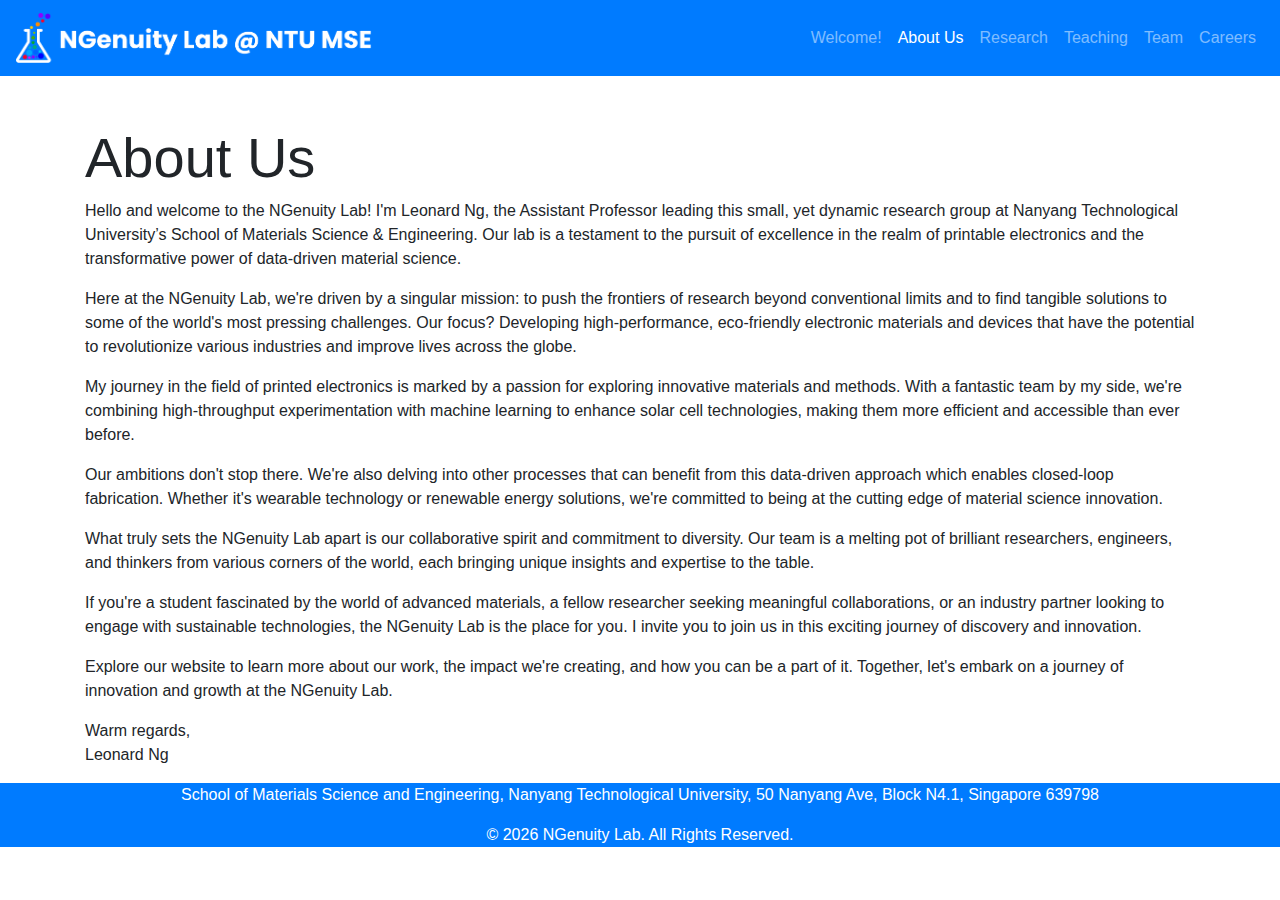
<file: about.html>
<!DOCTYPE html>
<html lang="en">
<head>
    <meta charset="UTF-8">
    <meta name="viewport" content="width=device-width, initial-scale=1.0">
    <link href="https://stackpath.bootstrapcdn.com/bootstrap/4.5.2/css/bootstrap.min.css" rel="stylesheet">
    <link rel="icon" href="/images/Favicon Original.ico" type="image/x-icon">
    <link rel="shortcut icon" href="/images/Favicon/Favicon Original.ico" type="image/x-icon">
    <link rel="stylesheet" href="styles.css"> <!-- Link to your external CSS file -->
    <title>A little bit about us</title>
</head>
<body>
    <nav class="navbar navbar-expand-lg navbar-dark bg-primary">
        <a class="navbar-brand" href="index.html">
            <img src="/images/PNG Logo Files/side by side.png" alt="Logo" style="height: 50px;"> </a>
        <button class="navbar-toggler" type="button" data-toggle="collapse" data-target="#navbarNav" aria-controls="navbarNav"
            aria-expanded="false" aria-label="Toggle navigation">
            <span class="navbar-toggler-icon"></span>
        </button>
        <div class="collapse navbar-collapse" id="navbarNav">
            <ul class="navbar-nav ml-auto">
                <li class="nav-item"><a class="nav-link" href="index.html">Welcome!</a></li>
                <li class="nav-item active"><a class="nav-link" href="about.html">About Us</a></li>
                <li class="nav-item"><a class="nav-link" href="research.html">Research</a></li>
                <li class="nav-item"><a class="nav-link" href="teaching.html">Teaching</a></li>
                <li class="nav-item"><a class="nav-link" href="team.html">Team</a></li>
                <li class="nav-item"><a class="nav-link" href="careers.html">Careers</a></li>
            </ul>
        </div>
    </nav>

    <div class="container mt-5">
        <h1 class="display-4">About Us</h1>
    
        <p>Hello and welcome to the NGenuity Lab! I'm Leonard Ng, the Assistant Professor leading this small, yet dynamic research group at Nanyang Technological University’s School of Materials Science & Engineering. Our lab is a testament to the pursuit of excellence in the realm of printable electronics and the transformative power of data-driven material science.</p>
    
        <p>Here at the NGenuity Lab, we're driven by a singular mission: to push the frontiers of research beyond conventional limits and to find tangible solutions to some of the world's most pressing challenges. Our focus? Developing high-performance, eco-friendly electronic materials and devices that have the potential to revolutionize various industries and improve lives across the globe.</p>
    
        <p>My journey in the field of printed electronics is marked by a passion for exploring innovative materials and methods. With a fantastic team by my side, we're combining high-throughput experimentation with machine learning to enhance solar cell technologies, making them more efficient and accessible than ever before.</p>
    
        <p>Our ambitions don't stop there. We're also delving into other processes that can benefit from this data-driven approach which enables closed-loop fabrication. Whether it's wearable technology or renewable energy solutions, we're committed to being at the cutting edge of material science innovation.</p>
    
        <p>What truly sets the NGenuity Lab apart is our collaborative spirit and commitment to diversity. Our team is a melting pot of brilliant researchers, engineers, and thinkers from various corners of the world, each bringing unique insights and expertise to the table.</p>
    
        <p>If you're a student fascinated by the world of advanced materials, a fellow researcher seeking meaningful collaborations, or an industry partner looking to engage with sustainable technologies, the NGenuity Lab is the place for you. I invite you to join us in this exciting journey of discovery and innovation.</p>
    
        <p>Explore our website to learn more about our work, the impact we're creating, and how you can be a part of it. Together, let's embark on a journey of innovation and growth at the NGenuity Lab.</p>
    
        <p>Warm regards,<br>Leonard Ng<br></p>
    </div>
    
    

            <!-- Footer -->
            <footer class="bg-primary text-white text-center mt-auto">
            
                <p>School of Materials Science and Engineering, Nanyang Technological University, 50 Nanyang Ave, Block N4.1,
                    Singapore 639798</p>
                <p>&copy;
                    <script>document.write(new Date().getFullYear())</script> NGenuity Lab. All Rights Reserved.
                </p>
            
            </footer>
<!-- jQuery, Popper.js, and Bootstrap JS -->
<script src="https://code.jquery.com/jquery-3.5.1.slim.min.js"></script>
<script src="https://cdn.jsdelivr.net/npm/@popperjs/core@2.0.7/dist/umd/popper.min.js"></script>
<script src="https://stackpath.bootstrapcdn.com/bootstrap/4.5.2/js/bootstrap.min.js"></script>

<script>
    $(document).ready(function() {
        // Custom JS or additional initializations
    });
</script>
</body>
</html>
</file>
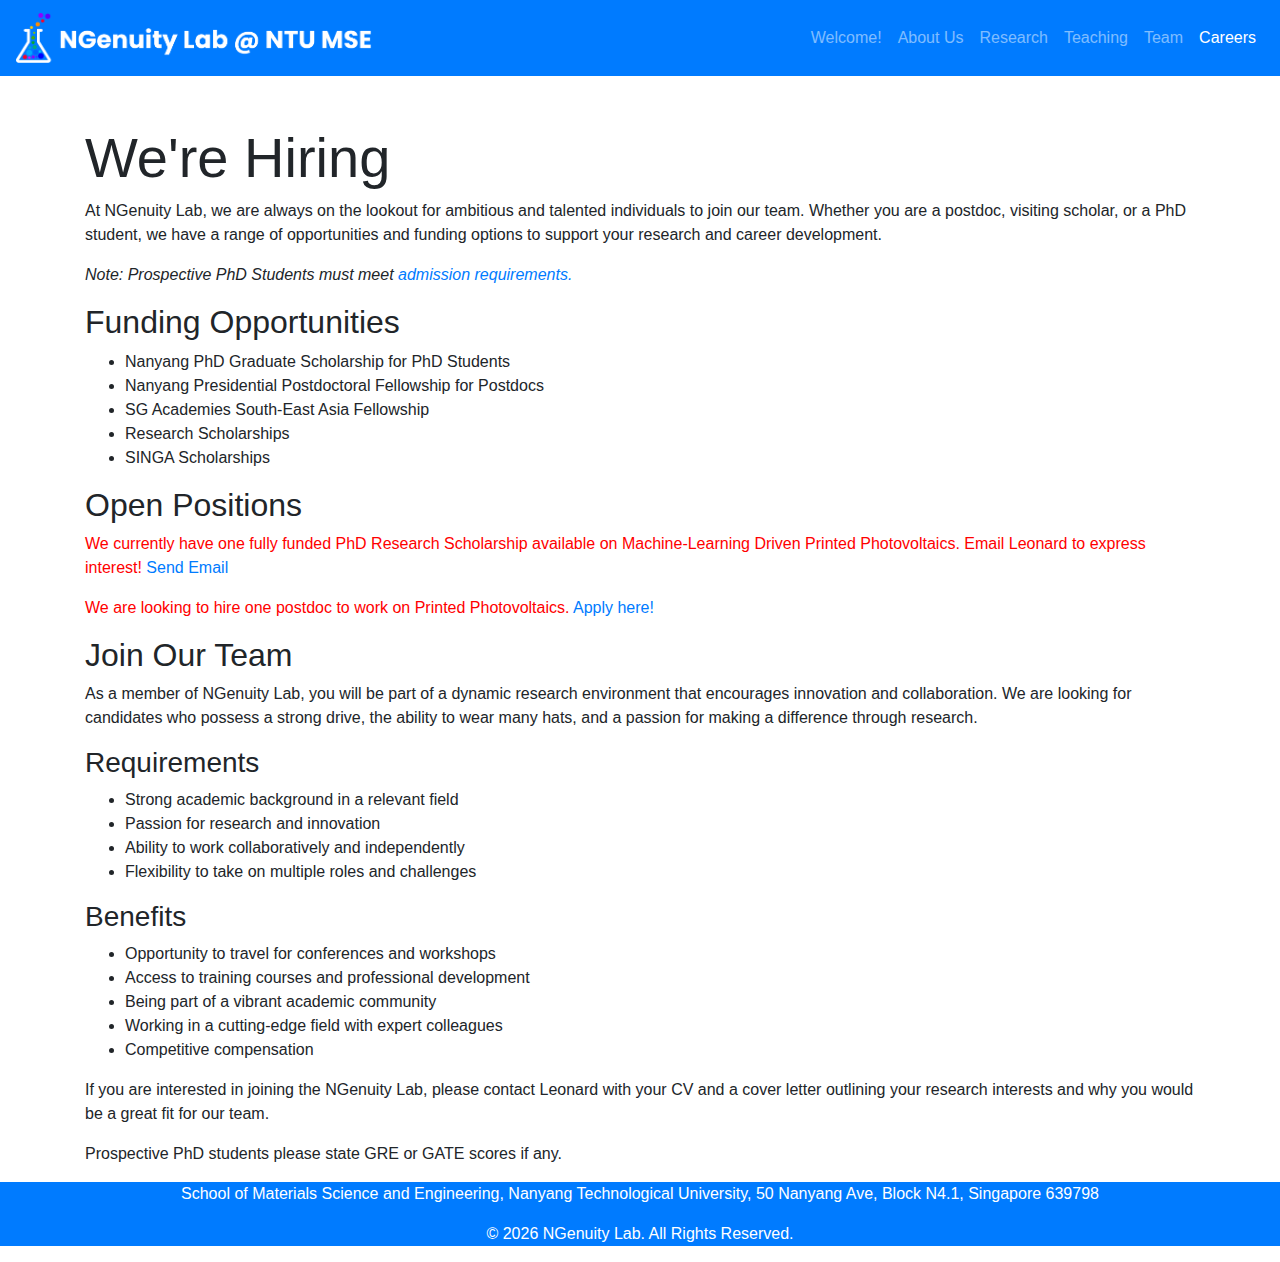
<file: careers.html>
<!DOCTYPE html>
<html lang="en">
<head>
    <meta charset="UTF-8">
    <meta name="viewport" content="width=device-width, initial-scale=1.0">
    <link href="https://stackpath.bootstrapcdn.com/bootstrap/4.5.2/css/bootstrap.min.css" rel="stylesheet">
    <link rel="icon" href="/images/Favicon Original.ico" type="image/x-icon">
    <link rel="shortcut icon" href="/images/Favicon/Favicon Original.ico" type="image/x-icon">
    <link rel="stylesheet" href="styles.css"> <!-- Link to your external CSS file -->
    <title>Careers at NGenuity Lab</title>
    <!-- <style>
        .highlight {
            color: red;
        }
    </style> -->
</head>
<body>
    <nav class="navbar navbar-expand-lg navbar-dark bg-primary">
        <a class="navbar-brand" href="index.html">
            <img src="/images/PNG Logo Files/side by side.png" alt="Logo" style="height: 50px;"> </a>
        <button class="navbar-toggler" type="button" data-toggle="collapse" data-target="#navbarNav" aria-controls="navbarNav"
            aria-expanded="false" aria-label="Toggle navigation">
            <span class="navbar-toggler-icon"></span>
        </button>
        <div class="collapse navbar-collapse" id="navbarNav">
            <ul class="navbar-nav ml-auto">
                <li class="nav-item"><a class="nav-link" href="index.html">Welcome!</a></li>
                <li class="nav-item"><a class="nav-link" href="about.html">About Us</a></li>
                <li class="nav-item"><a class="nav-link" href="research.html">Research</a></li>
                <li class="nav-item"><a class="nav-link" href="teaching.html">Teaching</a></li>
                <li class="nav-item"><a class="nav-link" href="team.html">Team</a></li>
                <li class="nav-item active"><a class="nav-link" href="careers.html">Careers</a></li>
            </ul>
        </div>
    </nav>

    <div class="container mt-5">
        <h1 class="display-4">We're Hiring</h1>
        <p>At NGenuity Lab, we are always on the lookout for ambitious and talented individuals to join our team. Whether you are a postdoc, visiting scholar, or a PhD student, we have a range of opportunities and funding options to support your research and career development.</p>
        <p class="font-italic">Note: Prospective PhD Students must meet <a href="https://www.ntu.edu.sg/education/graduate-programme/mse-doctor-of-philosophy-(phd)#admission">admission requirements.</a></p>

        <h2>Funding Opportunities</h2>
        <ul>
            <li>Nanyang PhD Graduate Scholarship for PhD Students</li>
            <li>Nanyang Presidential Postdoctoral Fellowship for Postdocs</li>
            <li>SG Academies South-East Asia Fellowship</li>
            <li>Research Scholarships</li>
            <li>SINGA Scholarships</li>
        </ul>

        <h2>Open Positions</h2>
        <p class="highlight">We currently have one fully funded PhD Research Scholarship available on Machine-Learning Driven Printed Photovoltaics. Email Leonard to express interest! <a href="mailto: leonard.ngwt@ntu.edu.sg">Send Email</a></p>
        <p class="highlight">We are looking to hire one postdoc to work on Printed Photovoltaics. <a href="https://ntu.wd3.myworkdayjobs.com/en-US/Careers/details/Research-Fellow--Printed-Photovoltaics-_R00015914-1">Apply
            here!</a></p>

        <h2>Join Our Team</h2>
        <p>As a member of NGenuity Lab, you will be part of a dynamic research environment that encourages innovation and collaboration. We are looking for candidates who possess a strong drive, the ability to wear many hats, and a passion for making a difference through research.</p>

        <h3>Requirements</h3>
        <ul>
            <li>Strong academic background in a relevant field</li>
            <li>Passion for research and innovation</li>
            <li>Ability to work collaboratively and independently</li>
            <li>Flexibility to take on multiple roles and challenges</li>
        </ul>

        <h3>Benefits</h3>
        <ul>
            <li>Opportunity to travel for conferences and workshops</li>
            <li>Access to training courses and professional development</li>
            <li>Being part of a vibrant academic community</li>
            <li>Working in a cutting-edge field with expert colleagues</li>
            <li>Competitive compensation</li>
            <!-- Add more benefits as applicable -->
        </ul>

        <p>If you are interested in joining the NGenuity Lab, please contact Leonard with your CV and a cover letter outlining your research interests and why you would be a great fit for our team. </p>
        <p>Prospective PhD students please state GRE or GATE scores if any.</p>
</div>
     <!-- Footer -->
     <footer class="bg-primary text-white text-center mt-auto">
            
        <p>School of Materials Science and Engineering, Nanyang Technological University, 50 Nanyang Ave, Block N4.1,
            Singapore 639798</p>
        <p>&copy;
            <script>document.write(new Date().getFullYear())</script> NGenuity Lab. All Rights Reserved.
        </p>
    
    </footer>
<!-- jQuery, Popper.js, and Bootstrap JS -->
<script src="https://code.jquery.com/jquery-3.5.1.slim.min.js"></script>
<script src="https://cdn.jsdelivr.net/npm/@popperjs/core@2.0.7/dist/umd/popper.min.js"></script>
<script src="https://stackpath.bootstrapcdn.com/bootstrap/4.5.2/js/bootstrap.min.js"></script>

<script>
    $(document).ready(function() {
        // Custom JS or additional initializations
    });
</script>
</body>
</html>
</file>
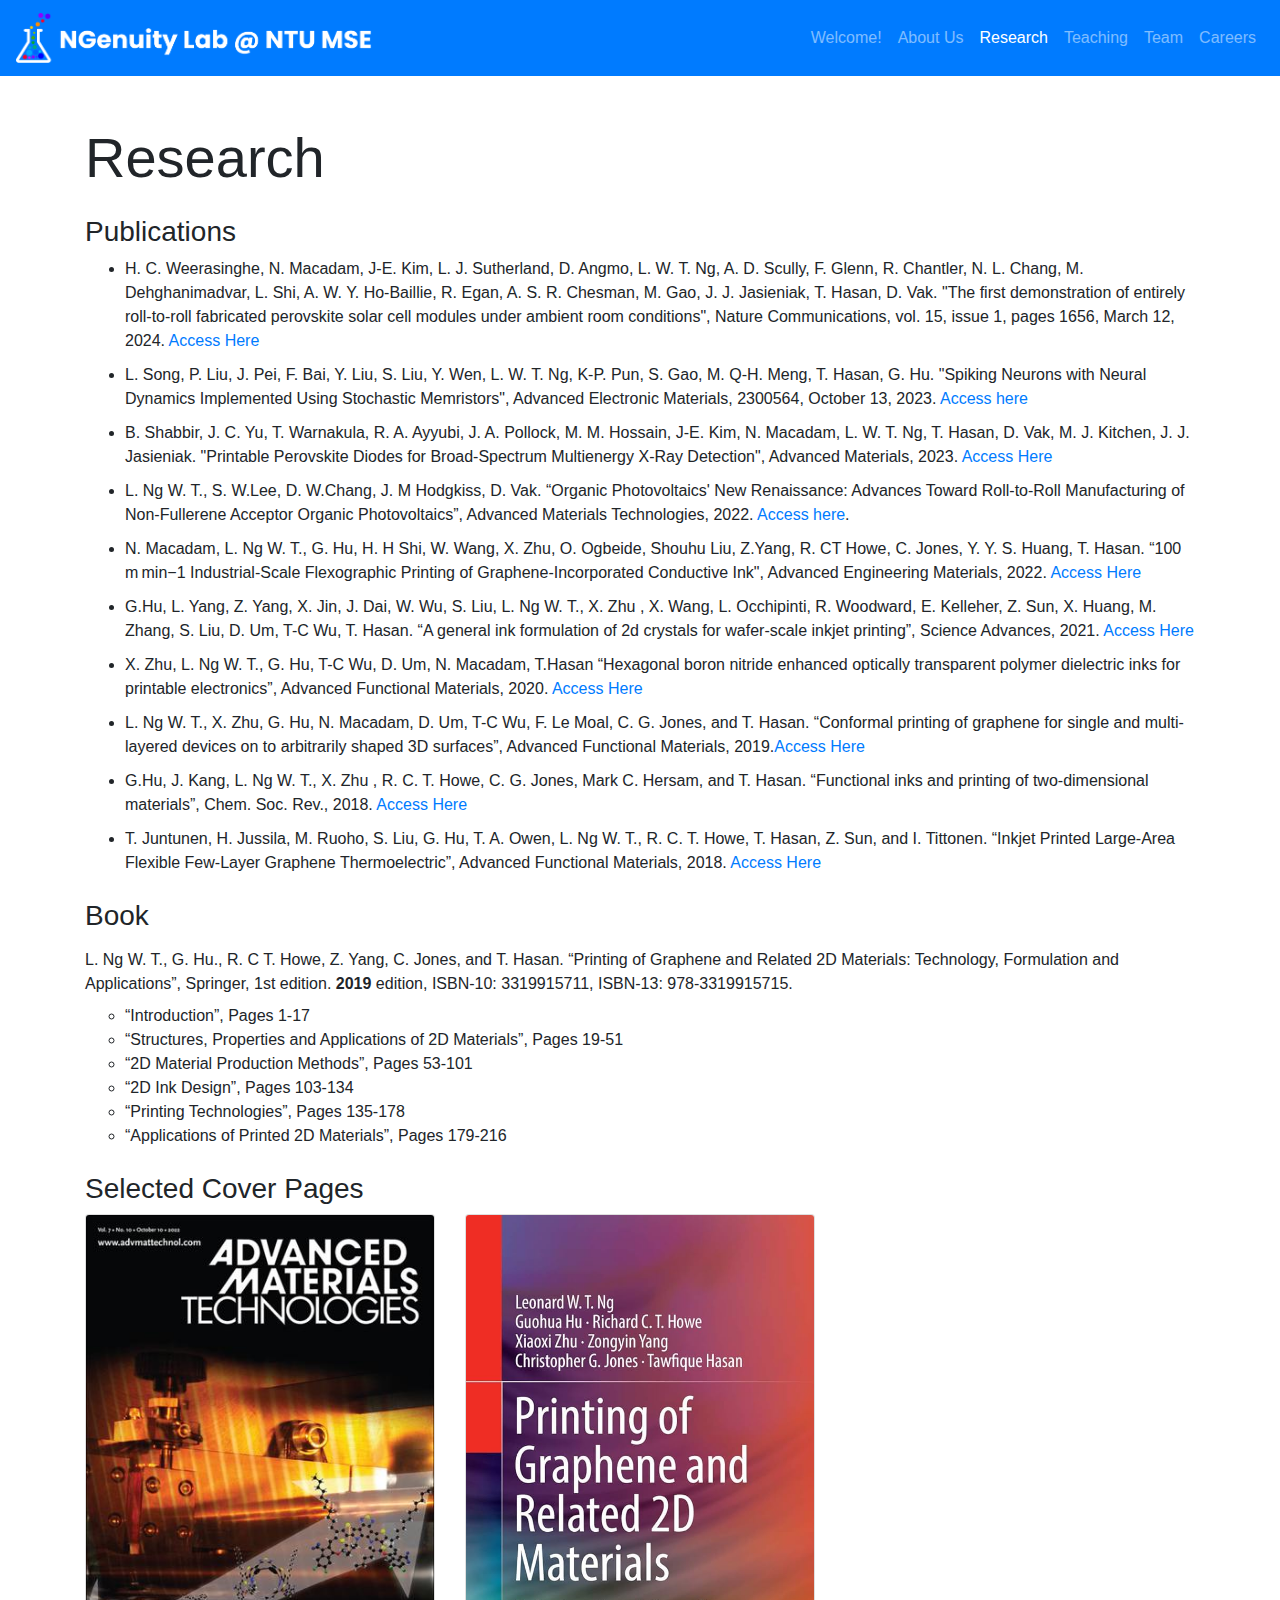
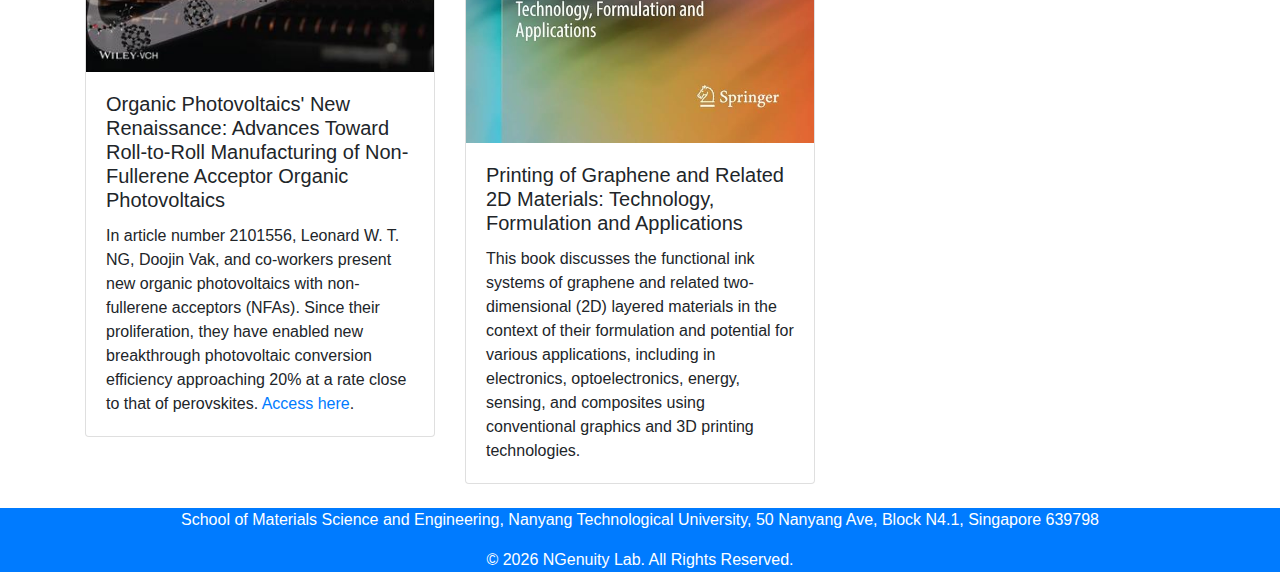
<file: research.html>
<!DOCTYPE html>
<html lang="en">
<head>
    <meta charset="UTF-8">
    <meta name="viewport" content="width=device-width, initial-scale=1.0">
    <link href="https://stackpath.bootstrapcdn.com/bootstrap/4.5.2/css/bootstrap.min.css" rel="stylesheet">
    <link rel="icon" href="/images/Favicon Original.ico" type="image/x-icon">
    <link rel="shortcut icon" href="/images/Favicon/Favicon Original.ico" type="image/x-icon">
    <title>Check out our work</title>
    <link rel="stylesheet" href="styles.css"> <!-- Link to your external CSS file -->
    <!-- <style>
        .my-custom-list li {
            margin-bottom: 50px; /* Adds space below each list item */
        }
    </style> -->
    

</head>
<body>
    <nav class="navbar navbar-expand-lg navbar-dark bg-primary">
        <a class="navbar-brand" href="index.html">
            <img src="/images/PNG Logo Files/side by side.png" alt="Logo" style="height: 50px;"> </a>
        <button class="navbar-toggler" type="button" data-toggle="collapse" data-target="#navbarNav" aria-controls="navbarNav"
            aria-expanded="false" aria-label="Toggle navigation">
            <span class="navbar-toggler-icon"></span>
        </button>
        <div class="collapse navbar-collapse" id="navbarNav">
            <ul class="navbar-nav ml-auto">
                <li class="nav-item"><a class="nav-link" href="index.html">Welcome!</a></li>
                <li class="nav-item"><a class="nav-link" href="about.html">About Us</a></li>
                <li class="nav-item active"><a class="nav-link" href="research.html">Research</a></li>
                <li class="nav-item"><a class="nav-link" href="teaching.html">Teaching</a></li>
                <li class="nav-item"><a class="nav-link" href="team.html">Team</a></li>
                <li class="nav-item"><a class="nav-link" href="careers.html">Careers</a></li>
            </ul>
        </div>
    </nav>

    <div class="container mt-5">
        <h1 class="display-4">Research</h1>
        
        
        <h3 class="mt-4">Publications</h3>
<ul class="references">
    <li>H. C. Weerasinghe, N. Macadam, J-E. Kim, L. J. Sutherland, D. Angmo, L. W. T. Ng, A. D. Scully, F. Glenn, R. Chantler, N. L. Chang, M. Dehghanimadvar, L. Shi, A. W. Y. Ho-Baillie, R. Egan, A. S. R. Chesman, M. Gao, J. J. Jasieniak, T. Hasan, D. Vak. "The first demonstration of entirely roll-to-roll fabricated perovskite solar cell modules under ambient room conditions", Nature Communications, vol. 15, issue 1, pages 1656, March 12, 2024. <a href="https://www.nature.com/articles/s41467-024-46016-1">Access Here</a></li>
    <li>L. Song, P. Liu, J. Pei, F. Bai, Y. Liu, S. Liu, Y. Wen, L. W. T. Ng, K-P. Pun, S. Gao, M. Q-H. Meng, T. Hasan, G. Hu. "Spiking Neurons with Neural Dynamics Implemented Using Stochastic Memristors", Advanced Electronic Materials, 2300564, October 13, 2023. <a href="https://onlinelibrary.wiley.com/doi/10.1002/aelm.202300564">Access here</a></li>
    <li>B. Shabbir, J. C. Yu, T. Warnakula, R. A. Ayyubi, J. A. Pollock, M. M. Hossain, J-E. Kim, N. Macadam, L. W. T. Ng, T. Hasan, D. Vak, M. J. Kitchen, J. J. Jasieniak. "Printable Perovskite Diodes for Broad‐Spectrum Multienergy X‐Ray Detection", Advanced Materials, 2023. <a href="https://doi.org/10.1002/adma.202210068">Access Here</a></li>
    <li>L. Ng W. T., S. W.Lee, D. W.Chang, J. M Hodgkiss, D. Vak. “Organic Photovoltaics' New Renaissance: Advances Toward Roll‐to‐Roll Manufacturing of Non‐Fullerene Acceptor Organic Photovoltaics”, Advanced Materials Technologies, 2022. <a href="https://onlinelibrary.wiley.com/doi/10.1002/admt.202101556">Access here</a>.</li>
    <li>N. Macadam, L. Ng W. T., G. Hu, H. H Shi, W. Wang, X. Zhu, O. Ogbeide, Shouhu Liu, Z.Yang, R. CT Howe, C. Jones, Y. Y. S. Huang, T. Hasan. “100 m min−1 Industrial‐Scale Flexographic Printing of Graphene‐Incorporated Conductive Ink", Advanced Engineering Materials, 2022. <a href="https://doi.org/10.1002/adma.202210068">Access Here</a></li>
    <li>G.Hu, L. Yang, Z. Yang, X. Jin, J. Dai, W. Wu, S. Liu, L. Ng W. T., X. Zhu , X. Wang, L. Occhipinti, R. Woodward, E. Kelleher, Z. Sun, X. Huang, M. Zhang, S. Liu, D. Um, T-C Wu, T. Hasan. “A general ink formulation of 2d crystals for wafer-scale inkjet printing”, Science Advances, 2021. <a href="https://www.science.org/doi/10.1126/sciadv.aba5029">Access Here</a></li>
    <li>X. Zhu, L. Ng W. T., G. Hu, T-C Wu, D. Um, N. Macadam, T.Hasan “Hexagonal boron nitride enhanced optically transparent polymer dielectric inks for printable electronics”, Advanced Functional Materials, 2020. <a href="https://doi.org/10.1002/adfm.202002339">Access Here</a></li>
    <li>L. Ng W. T., X. Zhu, G. Hu, N. Macadam, D. Um, T-C Wu, F. Le Moal, C. G. Jones, and T. Hasan. “Conformal printing of graphene for single and multi-layered devices on to arbitrarily shaped 3D surfaces”, Advanced Functional Materials, 2019.<a href="https://doi.org/10.1002/adfm.201807933">Access Here</a></li>
    <li>G.Hu, J. Kang, L. Ng W. T., X. Zhu , R. C. T. Howe, C. G. Jones, Mark C. Hersam, and T. Hasan. “Functional inks and printing of two-dimensional materials”, Chem. Soc. Rev., 2018. <a href="https://doi.org/10.1039/C8CS00084K">Access Here</a></li>
    <li>T. Juntunen, H. Jussila, M. Ruoho, S. Liu, G. Hu, T. A. Owen, L. Ng W. T., R. C. T. Howe, T. Hasan, Z. Sun, and I. Tittonen.  “Inkjet Printed Large-Area Flexible Few-Layer Graphene Thermoelectric”, Advanced Functional Materials, 2018. <a href="Inkjet Printed Large-Area Flexible Few-Layer Graphene Thermoelectric">Access Here</a></li>
</ul>


        <h3 class="mt-4">Book</h3>
        <ul class="list-unstyled mt-3">
            <li>
                L. Ng W. T., G. Hu., R. C T. Howe, Z. Yang, C. Jones, and T. Hasan. “Printing of Graphene and Related 2D Materials: Technology, Formulation and Applications”, Springer, 1st edition. <strong>2019</strong> edition, ISBN-10: 3319915711, ISBN-13: 978-3319915715.
                <ul class="mt-2">
                    <li>“Introduction”, Pages 1-17</li>
                    <li>“Structures, Properties and Applications of 2D Materials”, Pages 19-51</li>
                    <li>“2D Material Production Methods”, Pages 53-101</li>
                    <li>“2D Ink Design”, Pages 103-134</li>
                    <li>“Printing Technologies”, Pages 135-178</li>
                    <li>“Applications of Printed 2D Materials”, Pages 179-216</li>
                </ul>
            </li>
        </ul>

        <!-- Cover Pages Section -->
    <section id="cover-pages">
        <h3 class="mt-4">Selected Cover Pages</h3>
        <div class="row">
            <!-- Cover Page 1 -->
            <div class="col-md-4 mb-4">
                <div class="card">
                    <img src="images/covers/cover_amt.jpg" class="card-img-top" alt="Cover Page 1">
                    <div class="card-body">
                        <h5 class="card-title">Organic Photovoltaics' New Renaissance: Advances Toward Roll‐to‐Roll Manufacturing of Non‐Fullerene Acceptor Organic Photovoltaics</h5>
                        <p class="card-text">In article number 2101556, Leonard W. T. NG, Doojin Vak, 
                            and co-workers present new organic photovoltaics with non-fullerene acceptors (NFAs). Since their proliferation, they have enabled new breakthrough photovoltaic conversion efficiency approaching 20% at a rate close to that of perovskites.
                        <a href="https://onlinelibrary.wiley.com/doi/10.1002/admt.202101556"> Access here</a>.</p>
                    </div>
                </div>
            </div>
            <!-- Cover Page 2 -->
            <div class="col-md-4 mb-4">
                <div class="card">
                    <img src="images/covers/book.jpg" class="card-img-top" alt="Cover Page 2">
                    <div class="card-body">
                        <h5 class="card-title">Printing of Graphene and Related 2D Materials: Technology, Formulation and Applications</h5>
                        <p class="card-text">This book discusses the functional ink systems of graphene and related two-dimensional (2D) 
                            layered materials in the context of their formulation and potential for various applications, including in electronics, optoelectronics, energy, sensing, and composites using conventional graphics and 3D printing technologies.
                        </p>
                    </div>
                </div>
            </div>
            <!-- Add more cover pages as needed -->
        </div>
    </section>
    </div>
    

            <!-- Footer -->
            <footer class="bg-primary text-white text-center mt-auto">
            
                <p>School of Materials Science and Engineering, Nanyang Technological University, 50 Nanyang Ave, Block N4.1,
                    Singapore 639798</p>
                <p>&copy;
                    <script>document.write(new Date().getFullYear())</script> NGenuity Lab. All Rights Reserved.
                </p>
            
            </footer>
<!-- jQuery, Popper.js, and Bootstrap JS -->
<script src="https://code.jquery.com/jquery-3.5.1.slim.min.js"></script>
<script src="https://cdn.jsdelivr.net/npm/@popperjs/core@2.0.7/dist/umd/popper.min.js"></script>
<script src="https://stackpath.bootstrapcdn.com/bootstrap/4.5.2/js/bootstrap.min.js"></script>

<script>
    $(document).ready(function() {
        // Custom JS or additional initializations
    });
</script>
</body>
</html>
</file>
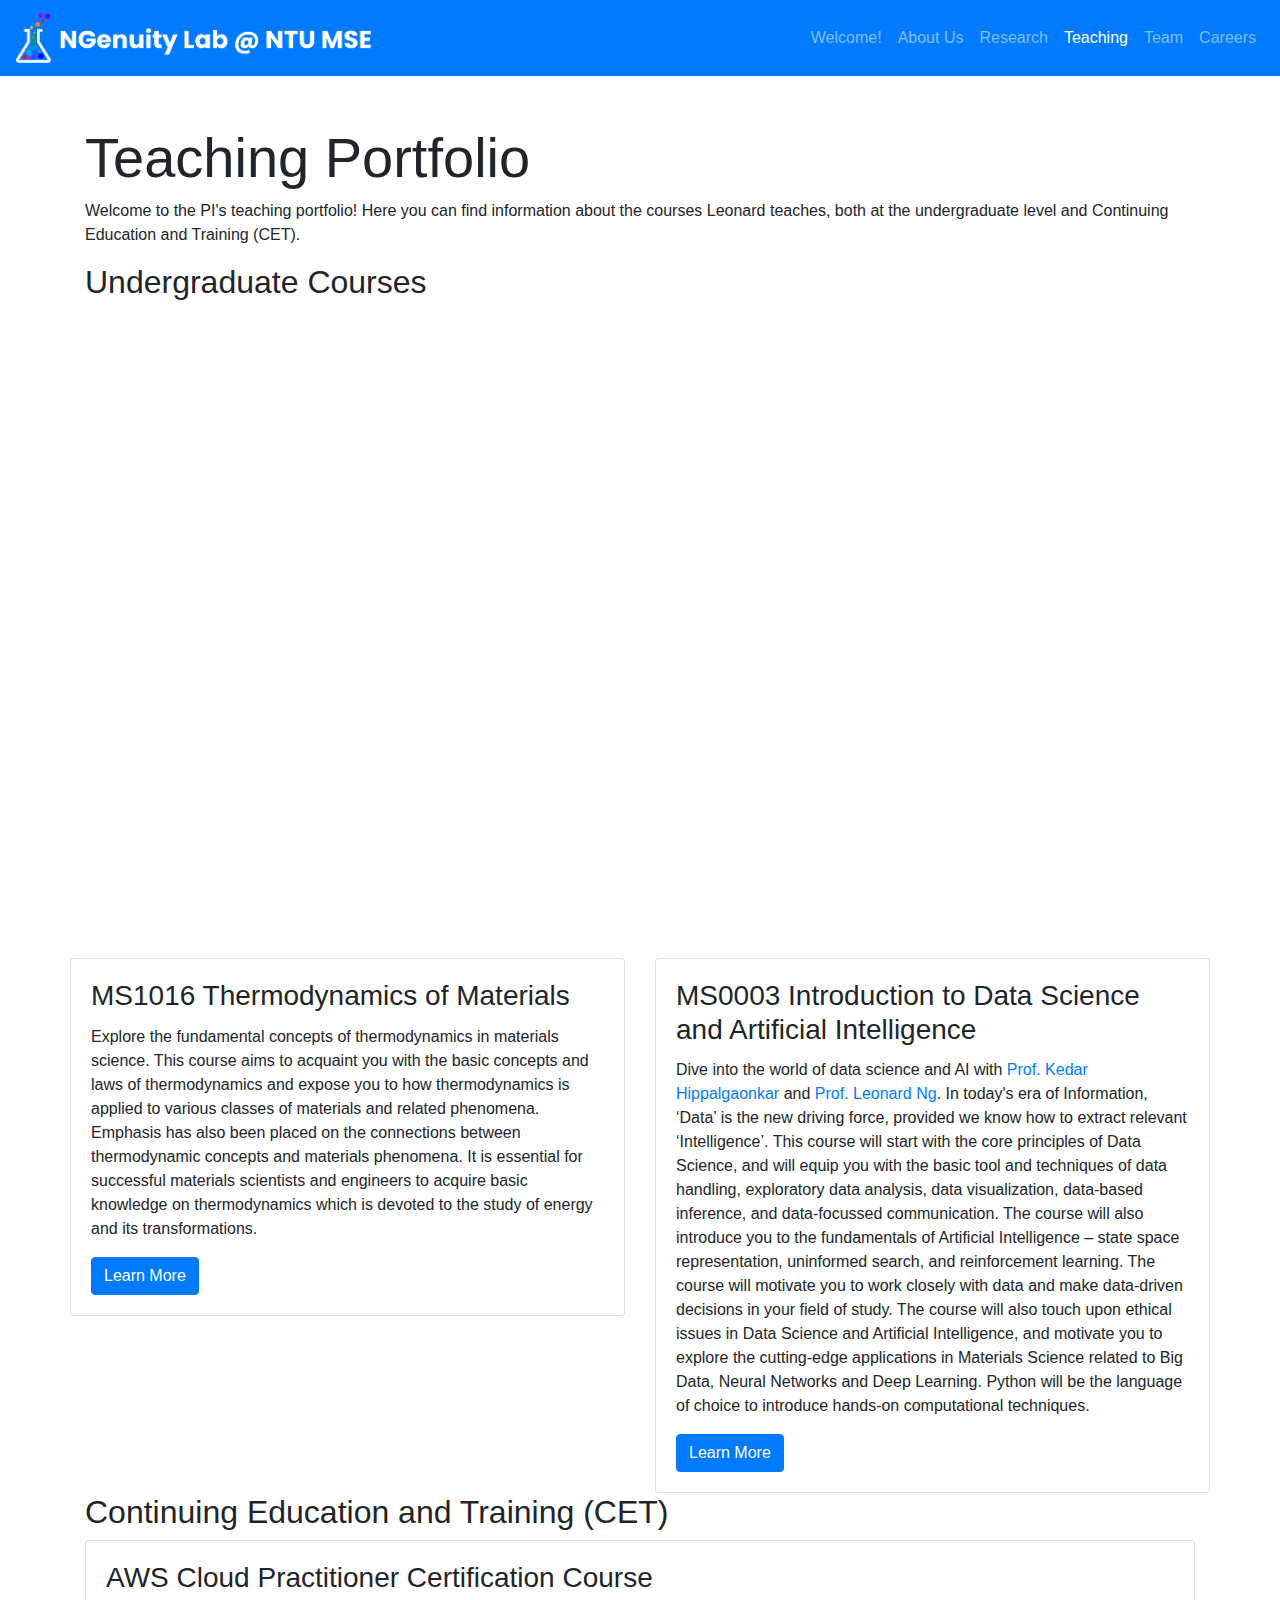
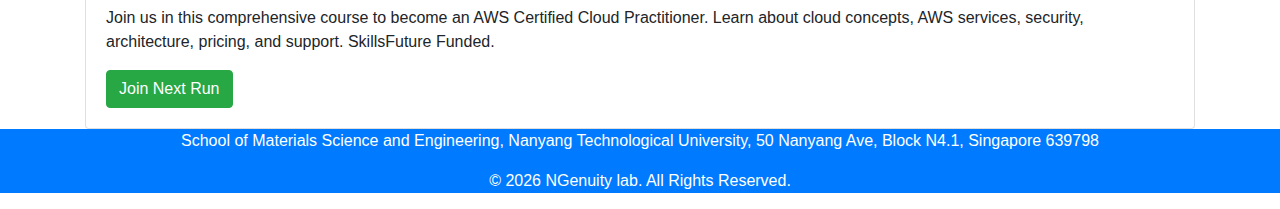
<file: teaching.html>
<!DOCTYPE html>
<html lang="en">
<head>
    <meta charset="UTF-8">
    <meta name="viewport" content="width=device-width, initial-scale=1.0">
    <link href="https://stackpath.bootstrapcdn.com/bootstrap/4.5.2/css/bootstrap.min.css" rel="stylesheet">
    <link rel="icon" href="/images/Favicon Original.ico" type="image/x-icon">
    <link rel="shortcut icon" href="/images/Favicon/Favicon Original.ico" type="image/x-icon">
    <link rel="stylesheet" href="styles.css">
    <title>Teaching Portfolio - Leonard Ng</title>
</head>
<body>
    <nav class="navbar navbar-expand-lg navbar-dark bg-primary">
        <a class="navbar-brand" href="index.html">
            <img src="/images/PNG Logo Files/side by side.png" alt="Logo" style="height: 50px;"> </a>
        <button class="navbar-toggler" type="button" data-toggle="collapse" data-target="#navbarNav" aria-controls="navbarNav"
            aria-expanded="false" aria-label="Toggle navigation">
            <span class="navbar-toggler-icon"></span>
        </button>
        <div class="collapse navbar-collapse justify-content-center" id="navbarNav">
            <ul class="navbar-nav ml-auto">
                <li class="nav-item"><a class="nav-link" href="index.html">Welcome!</a></li>
                <li class="nav-item"><a class="nav-link" href="about.html">About Us</a></li>
                <li class="nav-item"><a class="nav-link" href="research.html">Research</a></li>
                <li class="nav-item active"><a class="nav-link" href="teaching.html">Teaching</a></li>
                <li class="nav-item"><a class="nav-link" href="team.html">Team</a></li>
                <li class="nav-item"><a class="nav-link" href="careers.html">Careers</a></li>
            </ul>
        </div>
    </nav>

    <div class="container mt-5">
        <h1 class="display-4">Teaching Portfolio</h1>
        <p>Welcome to the PI's teaching portfolio! Here you can find information about the courses Leonard teaches, both at the undergraduate level and Continuing Education and Training (CET).</p>

        <section id="undergraduate">
            <h2>Undergraduate Courses</h2>
            <div class="row">
                <!-- Embed YouTube video container -->
                <div class="col-12 mb-4">
                    <div class="embed-responsive embed-responsive-16by9">
                        <iframe width="560" height="315" src="https://www.youtube.com/embed/m_DPLJ66e00?si=nCRaJthCrEc51wDs" title="YouTube video player" frameborder="0" allow="accelerometer; autoplay; clipboard-write; encrypted-media; gyroscope; picture-in-picture; web-share" allowfullscreen></iframe>
                    </div>
                </div>
                <!-- Course Cards -->
            <div class="row">
                <div class="col-md-6">
                    <div class="card">
                        <div class="card-body">
                            <h3 class="card-title">MS1016 Thermodynamics of Materials</h3>
                            <p class="card-text">Explore the fundamental concepts of thermodynamics in materials science. This course aims to acquaint you with the basic concepts and laws of thermodynamics and expose
                                you to how thermodynamics is applied to various classes of materials and related phenomena.
                                Emphasis has also been placed on the connections between thermodynamic concepts and
                                materials phenomena. It is essential for successful materials scientists and engineers to acquire
                                basic knowledge on thermodynamics which is devoted to the study of energy and its
                                transformations.
                                </p>
                            <a href="https://www.ntu.edu.sg/docs/librariesprovider121/undergraduate/current_students/course_summary/ms1016_thermodynamics_of_materials.pdf" class="btn btn-primary" target="_blank">Learn More</a>
                        </div>
                    </div>
                </div>
                <div class="col-md-6">
                    <div class="card">
                        <div class="card-body">
                            <h3 class="card-title">MS0003 Introduction to Data Science and Artificial Intelligence</h3>
                            <p class="card-text">Dive into the world of data science and AI with <a href="https://dr.ntu.edu.sg/cris/rp/rp00405">Prof. Kedar Hippalgaonkar</a> and <a href="https://dr.ntu.edu.sg/cris/rp/rp01299">Prof. Leonard Ng</a>.  In today's era of Information, ‘Data’ is the new driving force, provided we know how to extract
                                relevant ‘Intelligence’. This course will start with the core principles of Data Science, and will equip
                                you with the basic tool and techniques of data handling, exploratory data analysis, data
                                visualization, data-based inference, and data-focussed communication. The course will also
                                introduce you to the fundamentals of Artificial Intelligence – state space representation,
                                uninformed search, and reinforcement learning.
                                The course will motivate you to work closely with data and make data-driven decisions in your
                                field of study. The course will also touch upon ethical issues in Data Science and Artificial
                                Intelligence, and motivate you to explore the cutting-edge applications in Materials Science
                                related to Big Data, Neural Networks and Deep Learning. Python will be the language of choice
                                to introduce hands-on computational techniques.
                                </p>
                            <a href="https://www.ntu.edu.sg/docs/librariesprovider121/undergraduate/current_students/course_summary/ms0003-introduction-to-data-science-and-artificial-intelligence.pdf?sfvrsn=2c8db750_8" class="btn btn-primary" target="_blank">Learn More</a>
                        </div>
                    </div>
                </div>
            </div>
        </section>

        
        <section id="cet">
            <h2>Continuing Education and Training (CET)</h2>
            <div class="card">
                <div class="card-body">
                    <h3 class="card-title">AWS Cloud Practitioner Certification Course</h3>
                    <p class="card-text">Join us in this comprehensive course to become an AWS Certified Cloud Practitioner. Learn about cloud concepts, AWS services, security, architecture, pricing, and support. SkillsFuture Funded.</p>
                    <a href="https://www.ntu.edu.sg/pace/programmes/detail/cloud-and-ai-ml-essentials-for-scientists-engineers-and-technical-managers" class="btn btn-success" target="_blank">Join Next Run</a>
                </div>
            </div>
        </section>
    </div>

    <!-- Footer -->
    <footer class="bg-primary text-white text-center mt-auto">

        <p>School of Materials Science and Engineering, Nanyang Technological University, 50 Nanyang Ave, Block N4.1, Singapore 639798</p>
        <p>&copy;
            <script>document.write(new Date().getFullYear())</script> NGenuity lab. All Rights Reserved.
        </p>

</footer>


    <!-- jQuery, Popper.js, and Bootstrap JS -->
    <script src="https://code.jquery.com/jquery-3.5.1.slim.min.js"></script>
    <script src="https://cdn.jsdelivr.net/npm/@popperjs/core@2.0.7/dist/umd/popper.min.js"></script>
    <script src="https://stackpath.bootstrapcdn.com/bootstrap/4.5.2/js/bootstrap.min.js"></script>

    <script>
    $(document).ready(function() {
        // Custom JS or additional initializations
    });
    </script>
</html>
</file>
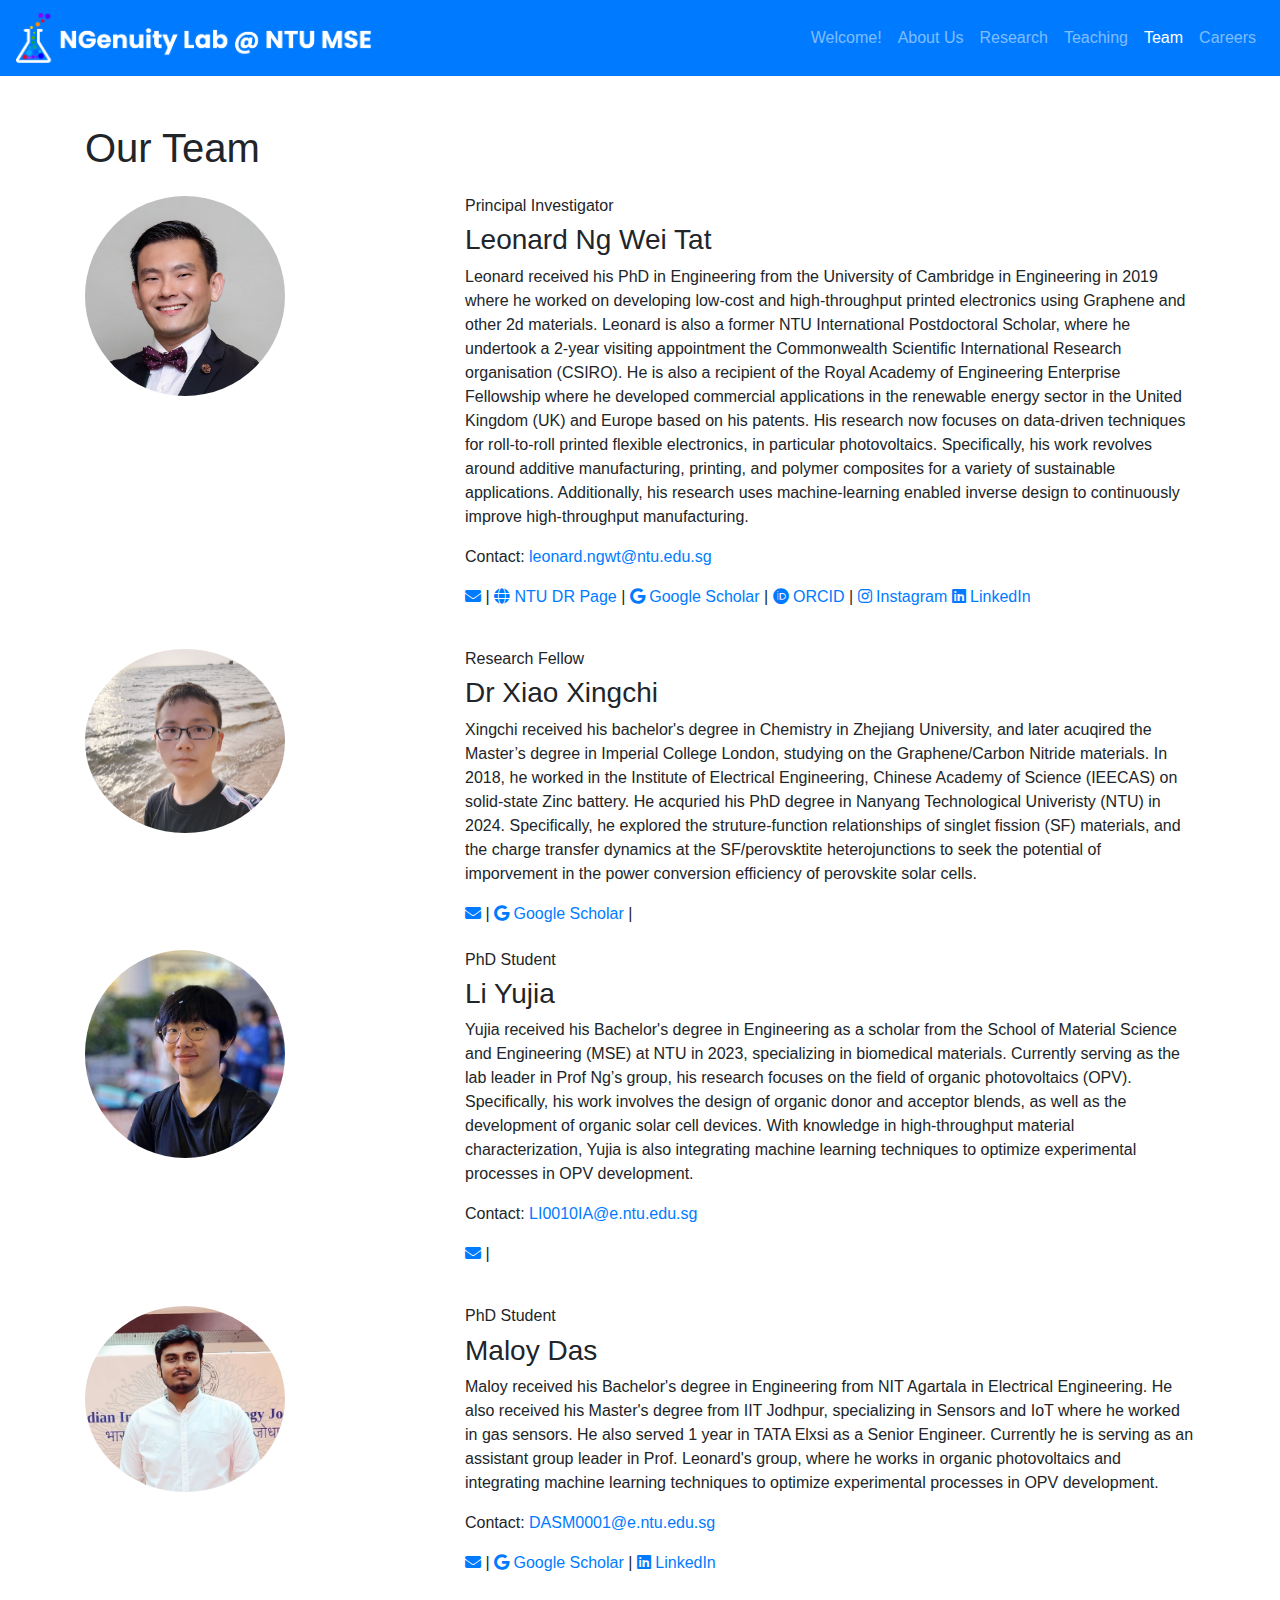
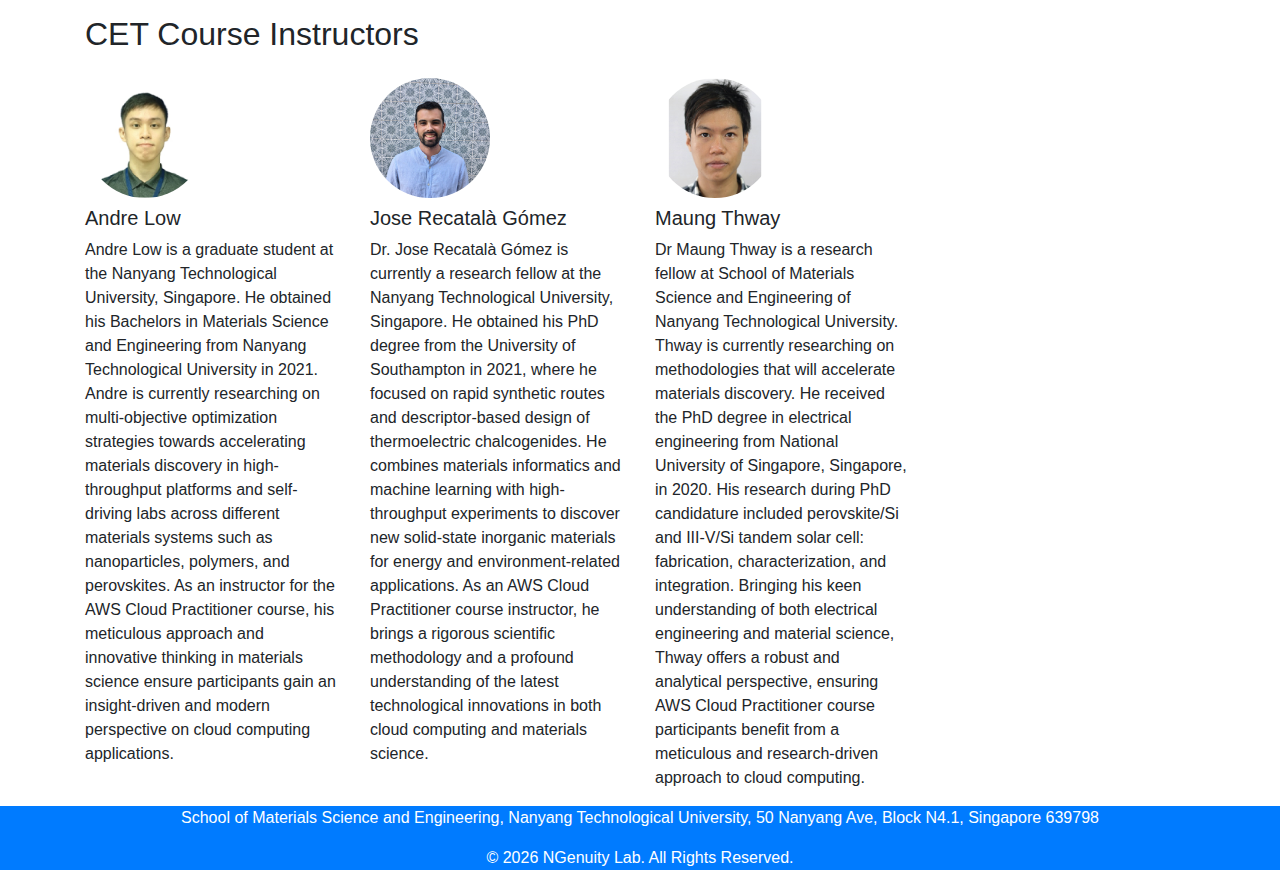
<file: team.html>
<!DOCTYPE html>
<html lang="en">
<head>
    <meta charset="UTF-8">
    <meta name="viewport" content="width=device-width, initial-scale=1.0">
    <link href="https://stackpath.bootstrapcdn.com/bootstrap/4.5.2/css/bootstrap.min.css" rel="stylesheet">
    <link rel="icon" href="/images/Favicon Original.ico" type="image/x-icon">
    <link rel="shortcut icon" href="/images/Favicon/Favicon Original.ico" type="image/x-icon">
    <link href="https://stackpath.bootstrapcdn.com/bootstrap/4.5.2/css/bootstrap.min.css" rel="stylesheet">
    <link rel="stylesheet" href="https://cdnjs.cloudflare.com/ajax/libs/font-awesome/5.15.3/css/all.min.css">
    <link rel="stylesheet" href="styles.css"> <!-- Link to your external CSS file -->
    <title>Meet the NGineers</title>

    <!-- <style>
        .profile-pic {
    max-width: 200px; /* Set the maximum width */
    height: auto; /* Maintain the aspect ratio */
}
    </style> -->
</head>
<body>
    <nav class="navbar navbar-expand-lg navbar-dark bg-primary">
        <a class="navbar-brand" href="index.html">
            <img src="/images/PNG Logo Files/side by side.png" alt="Logo" style="height: 50px;"> </a>
        <button class="navbar-toggler" type="button" data-toggle="collapse" data-target="#navbarNav" aria-controls="navbarNav"
            aria-expanded="false" aria-label="Toggle navigation">
            <span class="navbar-toggler-icon"></span>
        </button>
        <div class="collapse navbar-collapse" id="navbarNav">
            <ul class="navbar-nav ml-auto">
                <li class="nav-item"><a class="nav-link" href="index.html">Welcome!</a></li>
                <li class="nav-item"><a class="nav-link" href="about.html">About Us</a></li>
                <li class="nav-item"><a class="nav-link" href="research.html">Research</a></li>
                <li class="nav-item"><a class="nav-link" href="teaching.html">Teaching</a></li>
                <li class="nav-item active"><a class="nav-link" href="team.html">Team</a></li>
                <li class="nav-item"><a class="nav-link" href="careers.html">Careers</a></li>
            </ul>
        </div>
    </nav>

    <div class="container mt-5">
        <h1 class="mb-4">Our Team</h1>
    
        <!-- Team Members -->
        <!-- Member 1 -->
        <div class="row mb-4">
            <div class="col-md-4">
                <img src="images/people/LN_headshot_2.png" class="rounded-circle img-fluid profile-pic"
                    alt="Leonard Ng Wei Tat">
            </div>
            <div class="col-md-8">
                <h6>Principal Investigator</h6>
                <h3>Leonard Ng Wei Tat</h3>
                <p>Leonard received his PhD in Engineering from the University of Cambridge in Engineering in 2019 where he worked on
                developing low-cost and high-throughput printed electronics using Graphene and other 2d materials. Leonard is also a former
                NTU International Postdoctoral Scholar, where he undertook a 2-year visiting appointment the Commonwealth Scientific
                International Research organisation (CSIRO). He is also a recipient of the Royal Academy of Engineering Enterprise
                Fellowship where he developed commercial applications in the renewable energy sector in the United Kingdom (UK) and
                Europe based on his patents.
            His research now focuses on data-driven techniques for roll-to-roll printed flexible electronics, in particular
            photovoltaics. Specifically, his work revolves around additive manufacturing, printing, and polymer composites for a
            variety of sustainable applications. Additionally, his research uses machine-learning enabled inverse design to
            continuously improve high-throughput manufacturing.</p>
                <p>Contact: <a href="leonard.ngwt@ntu.edu.sg">leonard.ngwt@ntu.edu.sg</a></p>

                <!-- Social Icons -->
                <p>
                    <a href="mailto:leonard.ngwt@ntu.edu.sg" target="_blank"><i class="fas fa-envelope"></i></a> |
                    <a href="https://dr.ntu.edu.sg/cris/rp/rp01299" target="_blank"><i class="fas fa-globe"></i> NTU DR Page</a> |
                    <a href="https://scholar.google.com/citations?user=3BFrXjMAAAAJ&hl=en&inst=8669986779262753491&oi=ao" target="_blank"><i class="fab fa-google"></i> Google
                        Scholar</a> |
                    <!-- <a href="https://www.webofscience.com" target="_blank"><i class="fas fa-globe"></i> Web of Science</a> | -->
                    <a href="https://orcid.org/0000-0001-6062-7823" target="_blank"><i class="fab fa-orcid"></i> ORCID</a> |
                    <a href="https://www.instagram.com/ngweitatleo/" target="_blank"><i class="fab fa-instagram"></i> Instagram</a>
                    <a href="https://www.linkedin.com/in/leonardngwt/" target="_blank"><i class="fab fa-linkedin"></i> LinkedIn</a>
</p>
                </p>
            </div>
        </div>

    <!-- Member 2 -->
    <div class="row mb-4">
        <div class="col-md-4">
            <img src="images/people/xingchi.jpeg" class="rounded-circle img-fluid profile-pic" alt="Xingchi">
        </div>
        <div class="col-md-8">
            <h6>Research Fellow</h6>
            <h3>Dr Xiao Xingchi</h3>
            <p>Xingchi received his bachelor's degree in Chemistry in Zhejiang University, and later acuqired the Master’s
                degree in
                Imperial College London, studying on the Graphene/Carbon Nitride materials. In 2018, he worked in the
                Institute of
                Electrical Engineering, Chinese Academy of Science (IEECAS) on solid-state Zinc battery. He acquried his PhD
                degree in
                Nanyang Technological Univeristy (NTU) in 2024. Specifically, he explored the struture-function
                relationships of singlet
                fission (SF) materials, and the charge transfer dynamics at the SF/perovsktite heterojunctions to seek the
                potential of
                imporvement in the power conversion efficiency of perovskite solar cells.
    
            </p>
            <a href="mailto:xingchi.xiao@ntu.edu.sg@e.ntu.edu.sg" target="_blank"><i class="fas fa-envelope"></i></a> |
            <a href="https://scholar.google.com/citations?user=CY9UUf0AAAAJ&hl=en" target="_blank"><i
                    class="fab fa-google"></i>
                Google
                Scholar</a> |
        </div>
    </div>
        <!-- Member 3 -->
        <div class="row mb-4">
            <div class="col-md-4">
                <img src="images/people/YJ.jpg" class="rounded-circle img-fluid profile-pic" alt="Yujia">
            </div>
            <div class="col-md-8">
                <h6>PhD Student</h6>
                <h3>Li Yujia</h3>
                <p>
                    Yujia received his Bachelor's degree in Engineering as a scholar from the School of Material Science and Engineering (MSE) at NTU in 2023, specializing in biomedical materials. Currently serving as the lab leader in Prof Ng’s group, his research focuses on the field of organic photovoltaics (OPV). Specifically, his work involves the design of organic donor and acceptor blends, as well as the development of organic solar cell devices. With knowledge in high-throughput material characterization, Yujia is also integrating machine learning techniques to optimize experimental processes in OPV development.
                    </p>
                <p>Contact: <a href="LI0010IA@e.ntu.edu.sg">LI0010IA@e.ntu.edu.sg</a></p>

                
                <!-- Social Icons -->
                <p>
                    <a href="mailto:LI0010IA@e.ntu.edu.sg" target="_blank"><i class="fas fa-envelope"></i></a> |
  
            </div>
        </div>

        <!-- Member 4 -->
        <div class="row mb-4">
            <div class="col-md-4">
                <img src="images/people/MD.jpg" class="rounded-circle img-fluid profile-pic" alt="Maloy">
            </div>
            <div class="col-md-8">
                <h6>PhD Student</h6>
                <h3>Maloy Das</h3>
                <p>Maloy received his Bachelor's degree in Engineering from NIT Agartala in Electrical Engineering. He also received his Master's degree from IIT Jodhpur, specializing in Sensors and IoT where he worked in gas sensors. He also served 1 year in TATA Elxsi as a Senior Engineer. Currently he is serving as  an assistant group leader in Prof. Leonard's group, where he works in organic photovoltaics and integrating machine learning techniques to optimize experimental processes in OPV development.</p>
                <p>Contact: <a href="DASM0001@e.ntu.edu.sg">DASM0001@e.ntu.edu.sg</a></p>

                 <!-- Social Icons -->
                 <p>
                    <a href="mailto:DASM0001@e.ntu.edu.sg" target="_blank"><i class="fas fa-envelope"></i></a> |
                    <a href="https://scholar.google.com/citations?user=5cIFgGUAAAAJ&hl=en" target="_blank"><i class="fab fa-google"></i> Google
                        Scholar</a> |
                    <a href="https://www.linkedin.com/in/maloy-iitj?utm_source=share&utm_campaign=share_via&utm_content=profile&utm_medium=android_app" target="_blank"><i class="fab fa-linkedin"></i> LinkedIn</a>
</p>
            </div>
        </div>
    
        <!-- Add more members in similar fashion -->
    
            

    <!-- Instructors for CET Course -->
<section id="cet-instructors">
    <h2 class="mb-4">CET Course Instructors</h2>
    <div class="row">
        <!-- Example Instructor -->
        <div class="col-md-3">
            <img src="images/people/andre.png" class="rounded-circle img-fluid" alt="Andre" style="max-width: 120px;">
            <h5 class="mt-2">Andre Low</h5>
            <p>Andre Low is a graduate student at the Nanyang Technological University, Singapore. 
                He obtained his Bachelors in Materials Science and Engineering from Nanyang Technological University in 2021. 
                Andre is currently researching on multi-objective optimization strategies towards accelerating materials discovery in high-throughput platforms and self-driving labs across different materials systems such as nanoparticles, polymers, and perovskites. 
                As an instructor for the AWS Cloud Practitioner course, his meticulous approach and innovative thinking in materials science ensure participants gain an insight-driven and modern perspective on cloud computing applications.</p>
            <!-- Social Icons (if needed) -->
        </div>
        <!-- Add more instructors in similar fashion -->
        <!-- Example Instructor -->
        <div class="col-md-3">
            <img src="images/people/pepe.png" class="rounded-circle img-fluid" alt="Pepe" style="max-width: 120px;">
            <h5 class="mt-2">Jose Recatalà Gómez </h5>
            <p>Dr. Jose Recatalà Gómez is currently a research fellow at the Nanyang Technological University, Singapore. He obtained his PhD degree from the University of Southampton in 2021, where he focused on rapid synthetic routes and descriptor-based design of thermoelectric chalcogenides. He combines materials informatics and machine learning with high-throughput experiments to discover new solid-state inorganic materials for energy and environment-related applications. 
                As an AWS Cloud Practitioner course instructor, he brings a rigorous scientific methodology and a profound understanding of the latest technological innovations in both cloud computing and materials science.</p>
            <!-- Social Icons (if needed) -->
        </div>
        <!-- Example Instructor -->
        <div class="col-md-3">
            <img src="images/people/thway.png" class="rounded-circle img-fluid" alt="Thway" style="max-width: 120px;">
            <h5 class="mt-2">Maung Thway</h5>
            <p>Dr Maung Thway is a research fellow at School of Materials Science and Engineering of Nanyang Technological University. Thway is currently researching on methodologies that will accelerate materials discovery. He received the PhD degree in electrical engineering from National University of Singapore, Singapore, in 2020. His research during PhD candidature included perovskite/Si and III-V/Si tandem solar cell: fabrication, characterization, and integration. Bringing his keen understanding of both electrical engineering and material science, 
                Thway offers a robust and analytical perspective, ensuring AWS Cloud Practitioner course participants benefit from a meticulous and research-driven approach to cloud computing.</p>
            <!-- Social Icons (if needed) -->
        </div>
    </div>
</section>


</div>
                <!-- Footer -->
                <footer class="bg-primary text-white text-center mt-auto">
                
                    <p>School of Materials Science and Engineering, Nanyang Technological University, 50 Nanyang Ave, Block N4.1,
                        Singapore 639798</p>
                    <p>&copy;
                        <script>document.write(new Date().getFullYear())</script> NGenuity Lab. All Rights Reserved.
                    </p>
                
                </footer>

    <!-- jQuery, Popper.js, and Bootstrap JS -->
    <script src="https://code.jquery.com/jquery-3.5.1.slim.min.js"></script>
    <script src="https://cdn.jsdelivr.net/npm/@popperjs/core@2.0.7/dist/umd/popper.min.js"></script>
    <script src="https://stackpath.bootstrapcdn.com/bootstrap/4.5.2/js/bootstrap.min.js"></script>

    <script>
        $(document).ready(function() {
            // Custom JS or additional initializations
        });
    </script>
</body>

</html>
</file>
<file: styles.css>
/* In styles.css */
.references li {
    margin-bottom: 10px; /* Adds space below each list item */
}

.profile-pic {
    max-width: 200px; /* Set the maximum width */
    height: auto; /* Maintain the aspect ratio */
}

.highlight {
    color: red;
}

.news-list li {
    list-style-type: square; /* Example: square bullets */
    margin-bottom: 5px; /* Space between items */
}

        .carousel-control-prev-icon,
        .carousel-control-next-icon {
            background-color: black;
        }
    
        .carousel-inner img {
            width: 100%;
            height: auto;
        }
    
        @media (max-width: 768px) {
            .carousel-inner {
                max-width: 100%;
            }
    
            .img-thumbnail {
                width: 100%;
                height: auto;
            }
        }
</file>
